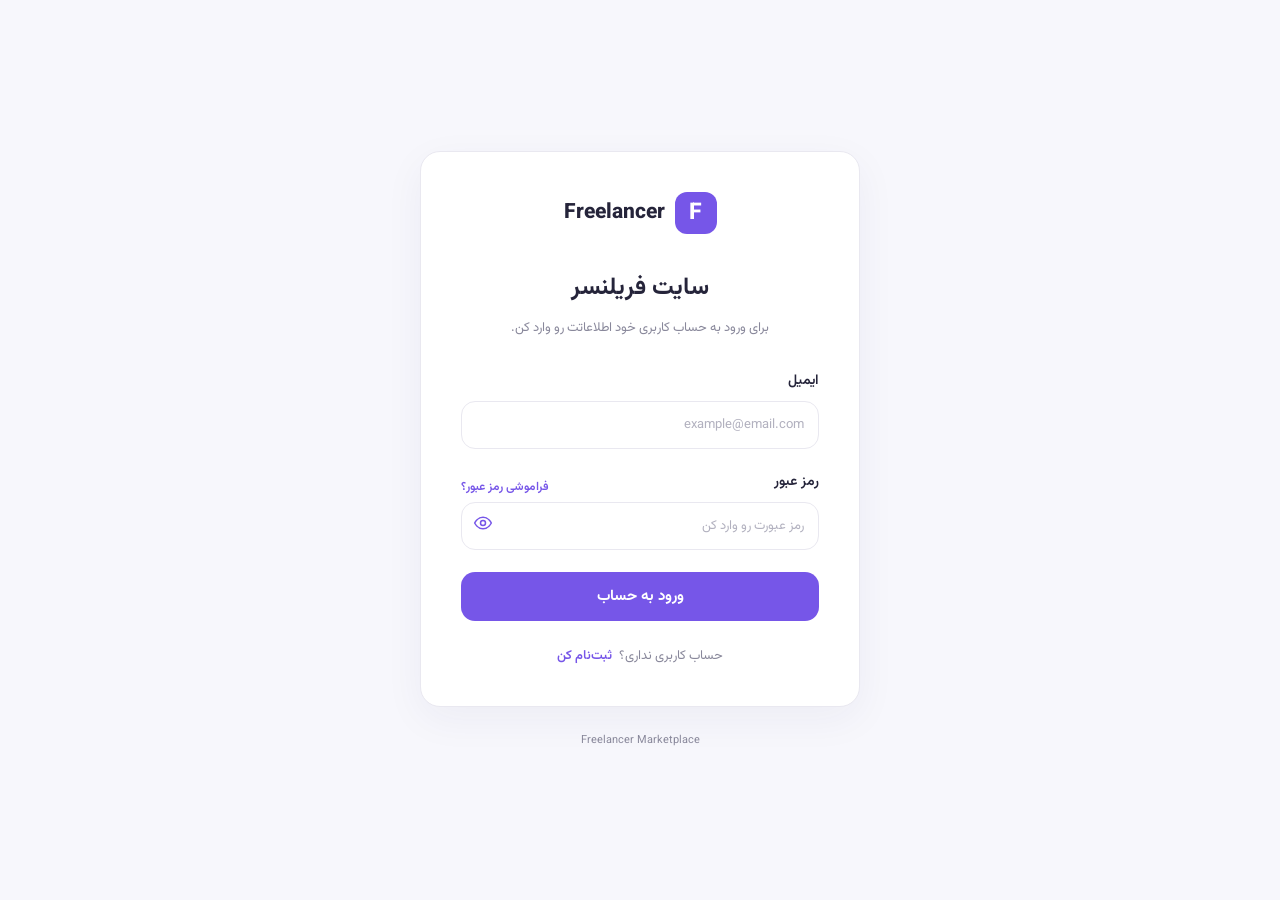
<file: frontend/index.html>
<!DOCTYPE html>
<html lang="fa" dir="rtl">

<head>
    <meta charset="UTF-8">
    <meta name="viewport" content="width=device-width, initial-scale=1.0">
    <title>ورود | Freelancer Marketplace</title>
    <link rel="stylesheet" href="css/style.css">
</head>

<body>

    <main class="auth-container">
        <section class="auth-card">

            <div class="brand">
                <div class="brand-icon">F</div>
                <h1>Freelancer</h1>
            </div>

            <div class="auth-heading">
                <h2>سایت فریلنسر</h2>
                <p>برای ورود به حساب کاربری خود اطلاعاتت رو وارد کن.</p>
            </div>

            <form id="loginForm">

                <div class="form-group">
                    <label for="email">ایمیل</label>
                    <input type="email" id="email" name="email" placeholder="example@email.com" autocomplete="email"
                        required>
                </div>

                <div class="form-group">
                    <div class="password-label">
                        <label for="password">رمز عبور</label>
                        <a href="forgot-password.html">فراموشی رمز عبور؟</a>
                    </div>

                    <div class="password-input">
                        <input type="password" id="password" name="password" placeholder="رمز عبورت رو وارد کن"
                            autocomplete="current-password" required>
                        <button type="button" class="toggle-password" id="togglePassword" aria-label="نمایش رمز عبور">
                            <svg id="eyeIcon" xmlns="http://www.w3.org/2000/svg" width="20" height="20"
                                viewBox="0 0 24 24" fill="none" stroke="currentColor" stroke-width="1.8"
                                stroke-linecap="round" stroke-linejoin="round">
                                <path d="M2 12s3.6-7 10-7 10 7 10 7-3.6 7-10 7-10-7-10-7z" />
                                <circle cx="12" cy="12" r="3" />
                            </svg>
                        </button>
                    </div>
                </div>

                <div id="errorMessage" class="message error" hidden></div>

                <button type="submit" class="submit-btn" id="loginButton">
                    ورود به حساب
                </button>

            </form>

            <div class="auth-footer">
                حساب کاربری نداری؟
                <a href="signup.html">ثبت‌نام کن</a>
            </div>

        </section>

        <footer class="page-footer">
            Freelancer Marketplace
        </footer>
    </main>

    <script src="js/auth.js"></script>
</body>

</html>
</file>
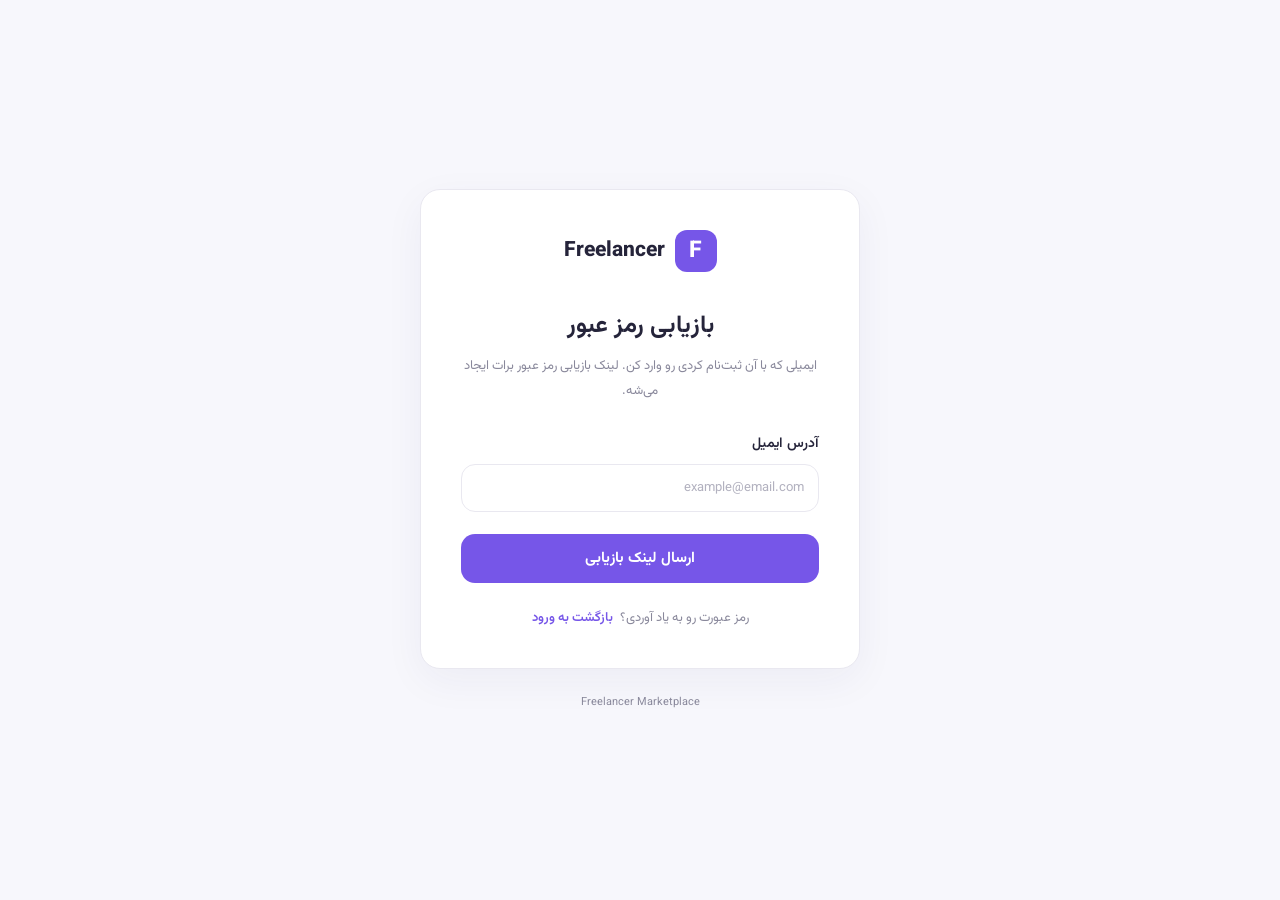
<file: frontend/forgot-password.html>
<!DOCTYPE html>
<html lang="fa" dir="rtl">
<head>
    <meta charset="UTF-8">
    <meta name="viewport" content="width=device-width, initial-scale=1.0">
    <title>بازیابی رمز عبور | Freelancer Marketplace</title>
    <link rel="stylesheet" href="css/style.css">
</head>
<body>

    <main class="auth-container">
        <section class="auth-card">

            <div class="brand">
                <div class="brand-icon">F</div>
                <h1>Freelancer</h1>
            </div>

            <div class="auth-heading">
                <h2>بازیابی رمز عبور</h2>
                <p>
                    ایمیلی که با آن ثبت‌نام کردی رو وارد کن.
                    لینک بازیابی رمز عبور برات ایجاد می‌شه.
                </p>
            </div>

            <form id="forgotPasswordForm">

                <div class="form-group">
                    <label for="email">آدرس ایمیل</label>
                    <input
                        type="email"
                        id="email"
                        name="email"
                        placeholder="example@email.com"
                        autocomplete="email"
                        required
                    >
                </div>

                <div id="forgotMessage" class="message" hidden></div>

                <button type="submit" class="submit-btn" id="forgotButton">
                    ارسال لینک بازیابی
                </button>

            </form>

            <div class="auth-footer">
                رمز عبورت رو به یاد آوردی؟
                <a href="index.html">بازگشت به ورود</a>
            </div>

        </section>

        <footer class="page-footer">
            Freelancer Marketplace
        </footer>
    </main>

    <script src="js/auth.js"></script>
</body>
</html>
</file>
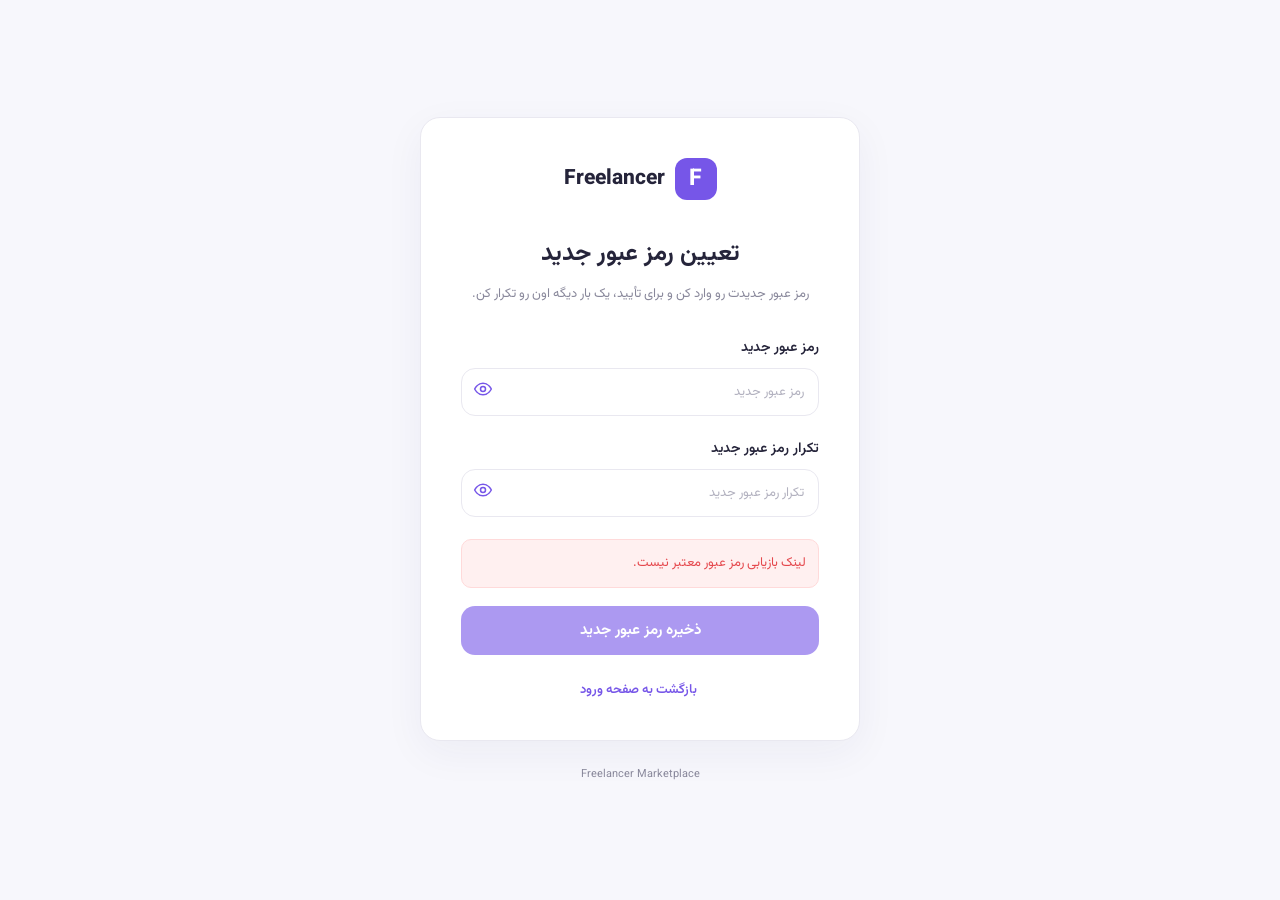
<file: frontend/reset-password.html>
<!DOCTYPE html>
<html lang="fa" dir="rtl">
<head>
    <meta charset="UTF-8">
    <meta name="viewport" content="width=device-width, initial-scale=1.0">
    <title>تغییر رمز عبور | Freelancer Marketplace</title>
    <link rel="stylesheet" href="css/style.css">
</head>
<body>

    <main class="auth-container">
        <section class="auth-card">

            <div class="brand">
                <div class="brand-icon">F</div>
                <h1>Freelancer</h1>
            </div>

            <div class="auth-heading">
                <h2>تعیین رمز عبور جدید</h2>
                <p>
                    رمز عبور جدیدت رو وارد کن و برای تأیید،
                    یک بار دیگه اون رو تکرار کن.
                </p>
            </div>

            <form id="resetPasswordForm">

                <div class="form-group">
                    <label for="newPassword">رمز عبور جدید</label>

                    <div class="password-input">
                        <input
                            type="password"
                            id="newPassword"
                            name="newPassword"
                            placeholder="رمز عبور جدید"
                            autocomplete="new-password"
                            required
                        >

                        <button
                            type="button"
                            class="toggle-password"
                            data-target="newPassword"
                            aria-label="نمایش رمز عبور"
                        >
                            <svg xmlns="http://www.w3.org/2000/svg"
                                 width="20" height="20"
                                 viewBox="0 0 24 24"
                                 fill="none" stroke="currentColor"
                                 stroke-width="1.8"
                                 stroke-linecap="round"
                                 stroke-linejoin="round">
                                <path d="M2 12s3.6-7 10-7 10 7 10 7-3.6 7-10 7-10-7-10-7z"/>
                                <circle cx="12" cy="12" r="3"/>
                            </svg>
                        </button>
                    </div>
                </div>

                <div class="form-group">
                    <label for="confirmPassword">تکرار رمز عبور جدید</label>

                    <div class="password-input">
                        <input
                            type="password"
                            id="confirmPassword"
                            name="confirmPassword"
                            placeholder="تکرار رمز عبور جدید"
                            autocomplete="new-password"
                            required
                        >

                        <button
                            type="button"
                            class="toggle-password"
                            data-target="confirmPassword"
                            aria-label="نمایش رمز عبور"
                        >
                            <svg xmlns="http://www.w3.org/2000/svg"
                                 width="20" height="20"
                                 viewBox="0 0 24 24"
                                 fill="none" stroke="currentColor"
                                 stroke-width="1.8"
                                 stroke-linecap="round"
                                 stroke-linejoin="round">
                                <path d="M2 12s3.6-7 10-7 10 7 10 7-3.6 7-10 7-10-7-10-7z"/>
                                <circle cx="12" cy="12" r="3"/>
                            </svg>
                        </button>
                    </div>
                </div>

                <div id="resetMessage" class="message" hidden></div>

                <button type="submit" class="submit-btn" id="resetButton">
                    ذخیره رمز عبور جدید
                </button>

            </form>

            <div class="auth-footer">
                <a href="index.html">بازگشت به صفحه ورود</a>
            </div>

        </section>

        <footer class="page-footer">
            Freelancer Marketplace
        </footer>
    </main>

    <script src="js/auth.js"></script>
</body>
</html>
</file>
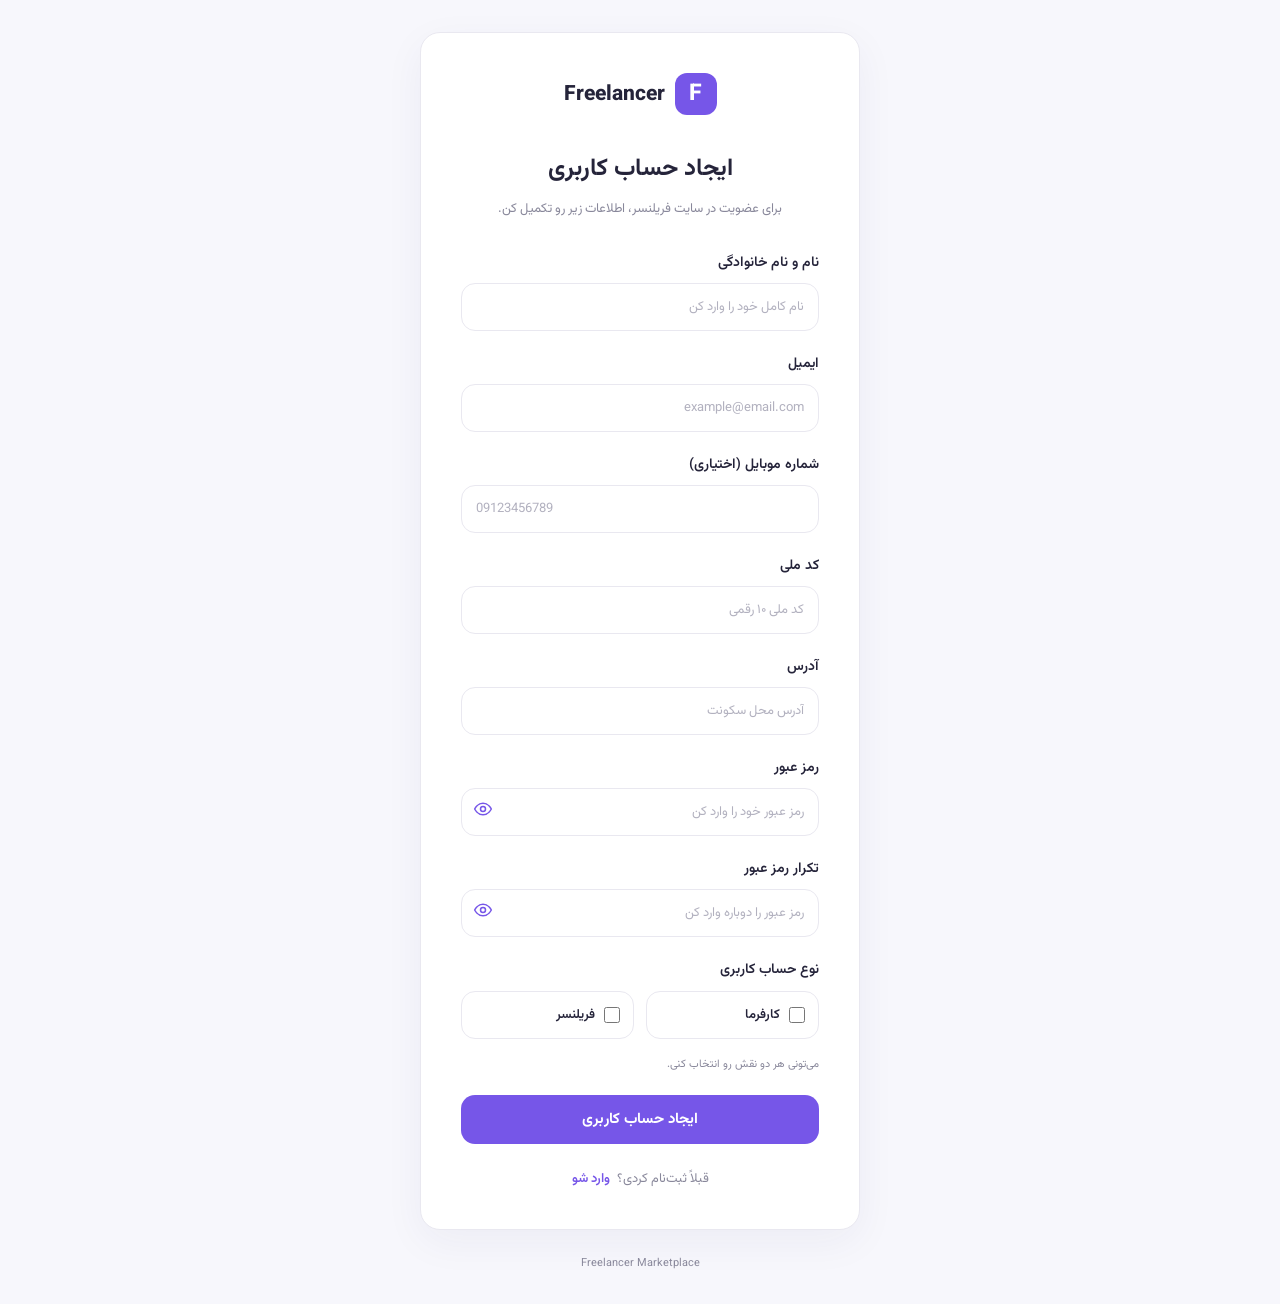
<file: frontend/signup.html>
<!DOCTYPE html>
<html lang="fa" dir="rtl">

<head>
    <meta charset="UTF-8">
    <meta name="viewport" content="width=device-width, initial-scale=1.0">
    <title>ثبت‌نام | Freelancer Marketplace</title>
    <link rel="stylesheet" href="css/style.css">
</head>

<body>

    <main class="auth-container">
        <section class="auth-card">

            <div class="brand">
                <div class="brand-icon">F</div>
                <h1>Freelancer</h1>
            </div>

            <div class="auth-heading">
                <h2>ایجاد حساب کاربری</h2>
                <p>برای عضویت در سایت فریلنسر، اطلاعات زیر رو تکمیل کن.</p>
            </div>

            <form id="signupForm">

                <div class="form-group">
                    <label for="name">نام و نام خانوادگی</label>
                    <input type="text" id="name" name="name" placeholder="نام کامل خود را وارد کن" autocomplete="name"
                        required>
                </div>

                <div class="form-group">
                    <label for="email">ایمیل</label>
                    <input type="email" id="email" name="email" placeholder="example@email.com" autocomplete="email"
                        required>
                </div>

                <div class="form-group">
                    <label for="phone">شماره موبایل (اختیاری)</label>
                    <input type="tel" id="phone" name="phone" placeholder="09123456789" autocomplete="tel">
                </div>

                <div class="form-group">
                    <label for="codemeli">کد ملی</label>
                    <input type="text" id="codemeli" name="codemeli" placeholder="کد ملی ۱۰ رقمی" inputmode="numeric"
                        maxlength="10" required>
                </div>

                <div class="form-group">
                    <label for="address">آدرس</label>
                    <input type="text" id="address" name="address" placeholder="آدرس محل سکونت"
                        autocomplete="street-address" required>
                </div>

                <div class="form-group">
                    <label for="password">رمز عبور</label>
                    <div class="password-input">
                        <input type="password" id="password" name="password" placeholder="رمز عبور خود را وارد کن"
                            autocomplete="new-password" required>
                        <button type="button" class="toggle-password" data-target="password"
                            aria-label="نمایش رمز عبور">
                            <svg xmlns="http://www.w3.org/2000/svg" width="20" height="20" viewBox="0 0 24 24"
                                fill="none" stroke="currentColor" stroke-width="1.8" stroke-linecap="round"
                                stroke-linejoin="round">
                                <path d="M2 12s3.6-7 10-7 10 7 10 7-3.6 7-10 7-10-7-10-7z" />
                                <circle cx="12" cy="12" r="3" />
                            </svg>
                        </button>
                    </div>
                </div>

                <div class="form-group">
                    <label for="confirmPassword">تکرار رمز عبور</label>
                    <div class="password-input">
                        <input type="password" id="confirmPassword" name="confirmPassword"
                            placeholder="رمز عبور را دوباره وارد کن" autocomplete="new-password" required>
                        <button type="button" class="toggle-password" data-target="confirmPassword"
                            aria-label="نمایش رمز عبور">
                            <svg xmlns="http://www.w3.org/2000/svg" width="20" height="20" viewBox="0 0 24 24"
                                fill="none" stroke="currentColor" stroke-width="1.8" stroke-linecap="round"
                                stroke-linejoin="round">
                                <path d="M2 12s3.6-7 10-7 10 7 10 7-3.6 7-10 7-10-7-10-7z" />
                                <circle cx="12" cy="12" r="3" />
                            </svg>
                        </button>
                    </div>
                </div>

                <div class="form-group">
                    <label>نوع حساب کاربری</label>

                    <div class="role-options">
                        <label class="role-option">
                            <input type="checkbox" name="roles" value="Client">
                            کارفرما
                        </label>

                        <label class="role-option">
                            <input type="checkbox" name="roles" value="Freelancer">
                            فریلنسر
                        </label>
                    </div>

                    <small class="field-hint">
                        می‌تونی هر دو نقش رو انتخاب کنی.
                    </small>
                </div>

                <div id="signupMessage" class="message" hidden></div>

                <button type="submit" class="submit-btn" id="signupButton">
                    ایجاد حساب کاربری
                </button>

            </form>

            <div class="auth-footer">
                قبلاً ثبت‌نام کردی؟
                <a href="index.html">وارد شو</a>
            </div>

        </section>

        <footer class="page-footer">
            Freelancer Marketplace
        </footer>
    </main>

    <script src="js/auth.js"></script>
</body>

</html>
</file>
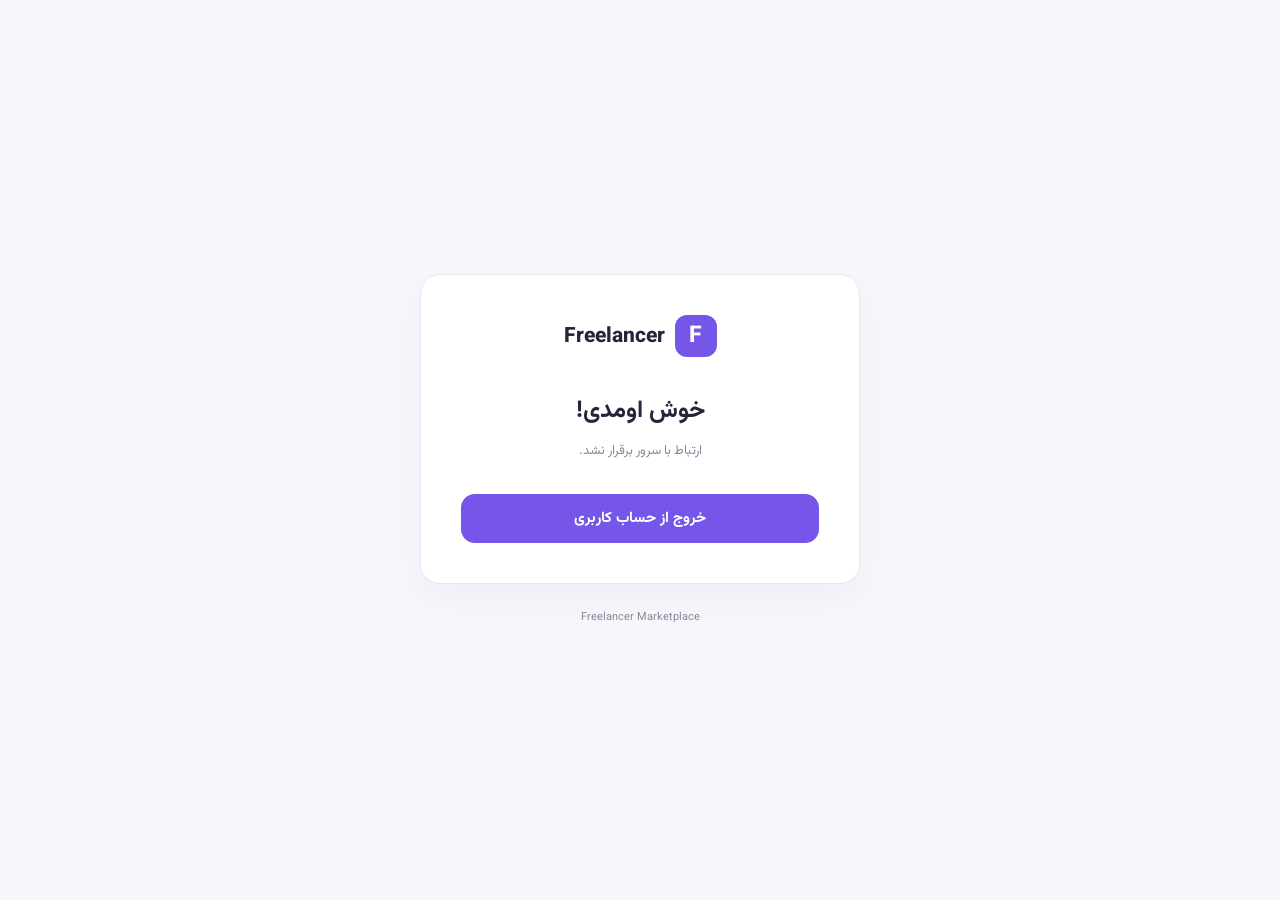
<file: frontend/welcome.html>
<!DOCTYPE html>
<html lang="fa" dir="rtl">

<head>
    <meta charset="UTF-8">
    <meta name="viewport" content="width=device-width, initial-scale=1.0">
    <title>خوش‌آمدید | Freelancer</title>
    <link rel="stylesheet" href="css/style.css">
</head>

<body>

    <main class="auth-container">
        <section class="auth-card">

            <div class="brand">
                <div class="brand-icon">F</div>
                <h1>Freelancer</h1>
            </div>

            <div class="auth-heading">
                <h2>خوش اومدی!</h2>
                <p id="welcomeMessage">در حال دریافت اطلاعات حساب کاربری...</p>
            </div>

            <div id="errorMessage" class="message error" hidden></div>

            <button type="button" class="submit-btn" id="logoutButton">
                خروج از حساب کاربری
            </button>

        </section>

        <footer class="page-footer">
            Freelancer Marketplace
        </footer>
    </main>

    <script src="js/auth.js"></script>
</body>

</html>
</file>
<file: frontend/css/style.css>
@import url('https://fonts.googleapis.com/css2?family=Vazirmatn:wght@400;500;600;700;800&display=swap');

:root {
    --primary: #7656e8;
    --primary-dark: #6342d2;
    --background: #f7f7fc;
    --surface: #ffffff;
    --text: #25243a;
    --muted: #89889b;
    --border: #e9e8f0;
    --danger: #e5484d;
    --radius: 14px;
}

* {
    margin: 0;
    padding: 0;
    box-sizing: border-box;
}

body {
    font-family: 'Vazirmatn', sans-serif;
    background: var(--background);
    color: var(--text);
    min-height: 100vh;
}

button,
input {
    font-family: inherit;
}

a {
    text-decoration: none;
    color: var(--primary);
    font-weight: 600;
}

a:hover {
    color: var(--primary-dark);
}

.auth-container {
    min-height: 100vh;
    display: flex;
    flex-direction: column;
    justify-content: center;
    align-items: center;
    padding: 32px 16px;
}

.auth-card {
    width: 100%;
    max-width: 440px;
    background: var(--surface);
    padding: 40px;
    border: 1px solid var(--border);
    border-radius: 20px;
    box-shadow: 0 12px 40px rgba(40, 30, 90, 0.05);
}

.brand {
    display: flex;
    align-items: center;
    justify-content: center;
    gap: 10px;
    margin-bottom: 35px;
}

.brand-icon {
    width: 42px;
    height: 42px;
    display: flex;
    align-items: center;
    justify-content: center;
    background: var(--primary);
    color: white;
    border-radius: 12px;
    font-size: 23px;
    font-weight: 800;
}

.brand h1 {
    font-size: 21px;
    font-weight: 800;
}

.auth-heading {
    text-align: center;
    margin-bottom: 30px;
}

.auth-heading h2 {
    font-size: 24px;
    margin-bottom: 9px;
}

.auth-heading p {
    color: var(--muted);
    font-size: 13px;
    line-height: 1.9;
}

.form-group {
    margin-bottom: 22px;
}

.form-group label {
    display: block;
    font-size: 14px;
    font-weight: 600;
    margin-bottom: 9px;
}

.form-group input {
    width: 100%;
    height: 48px;
    padding: 0 14px;
    border: 1px solid var(--border);
    border-radius: var(--radius);
    outline: none;
    font-size: 13px;
    background: #fff;
    transition: 0.2s;
}

.form-group input:focus {
    border-color: var(--primary);
    box-shadow: 0 0 0 3px rgba(118, 86, 232, 0.10);
}

.form-group input::placeholder {
    color: #b2b1bf;
}

.password-label {
    display: flex;
    align-items: center;
    justify-content: space-between;
}

.password-label a {
    font-size: 12px;
}

.password-input {
    position: relative;
}

.password-input input {
    padding-left: 65px;
}

.toggle-password {
    position: absolute;
    left: 12px;
    top: 50%;
    transform: translateY(-50%);
    border: none;
    background: transparent;
    color: var(--primary);
    font-size: 12px;
    cursor: pointer;
}

.submit-btn {
    width: 100%;
    height: 49px;
    border: none;
    border-radius: var(--radius);
    background: var(--primary);
    color: white;
    font-size: 15px;
    font-weight: 700;
    cursor: pointer;
    transition: 0.2s;
}

.submit-btn:hover {
    background: var(--primary-dark);
    transform: translateY(-1px);
}

.submit-btn:disabled {
    opacity: 0.6;
    cursor: not-allowed;
    transform: none;
}

.auth-footer {
    text-align: center;
    margin-top: 25px;
    color: var(--muted);
    font-size: 13px;
}

.auth-footer a {
    margin-right: 4px;
}

.page-footer {
    margin-top: 25px;
    color: var(--muted);
    font-size: 11px;
}

.message {
    padding: 12px;
    margin-bottom: 18px;
    border-radius: 10px;
    font-size: 13px;
    line-height: 1.8;
}

.message.error {
    color: var(--danger);
    background: #fff0f0;
    border: 1px solid #ffdada;
}

.message.success {
    color: #16834b;
    background: #edfff5;
    border: 1px solid #c9f3dc;
}

@media (max-width: 480px) {
    .auth-card {
        padding: 28px 22px;
    }

    .auth-heading h2 {
        font-size: 21px;
    }
}

/* Signup page */

.role-options {
    display: flex;
    gap: 12px;
    margin-top: 10px;
}

.role-option {
    flex: 1;
    display: flex !important;
    align-items: center;
    gap: 9px;
    padding: 13px;
    border: 1px solid var(--border);
    border-radius: var(--radius);
    cursor: pointer;
    font-size: 13px !important;
    transition: 0.2s;
}

.role-option:has(input:checked) {
    border-color: var(--primary);
    background: #f7f4ff;
    color: var(--primary);
}

.role-option input {
    width: 16px;
    height: 16px;
    accent-color: var(--primary);
    cursor: pointer;
}

.field-hint {
    display: block;
    margin-top: 8px;
    color: var(--muted);
    font-size: 11px;
}

@media (max-width: 480px) {
    .role-options {
        flex-direction: column;
    }
}
</file>
